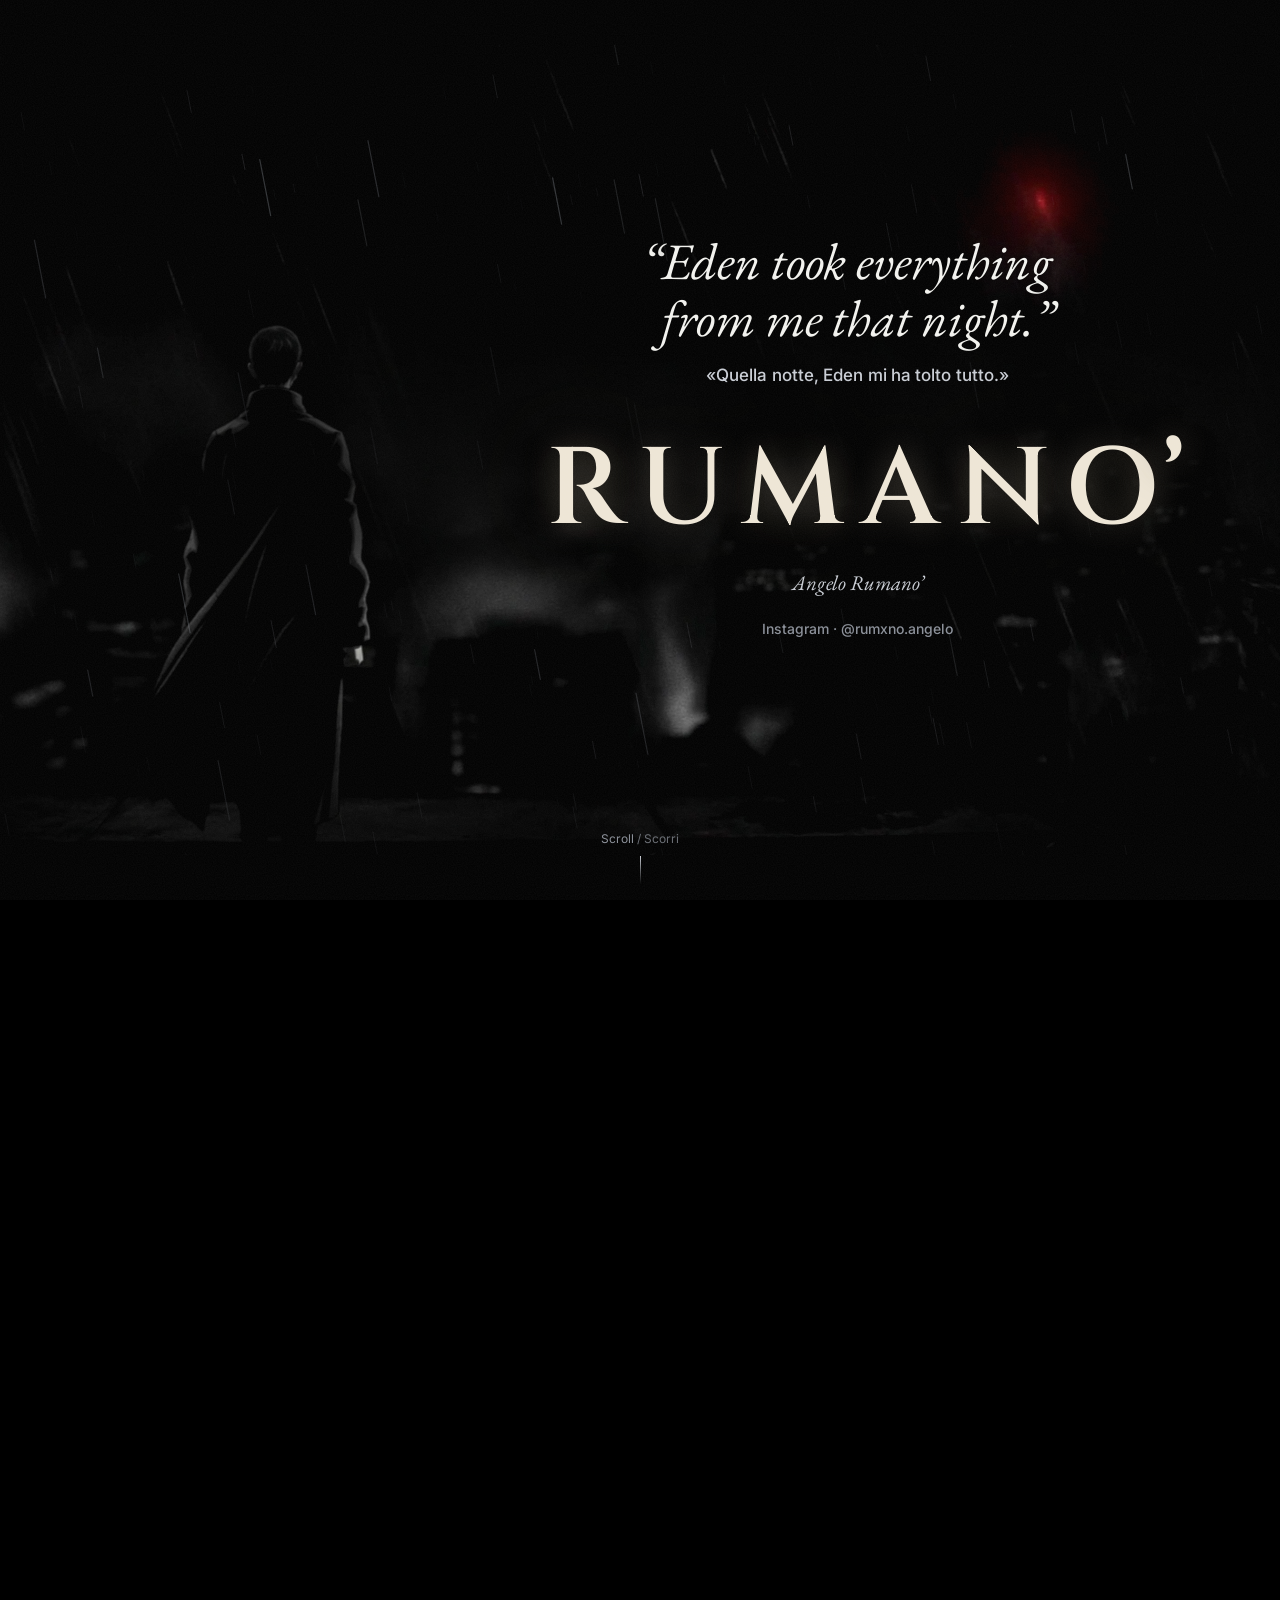
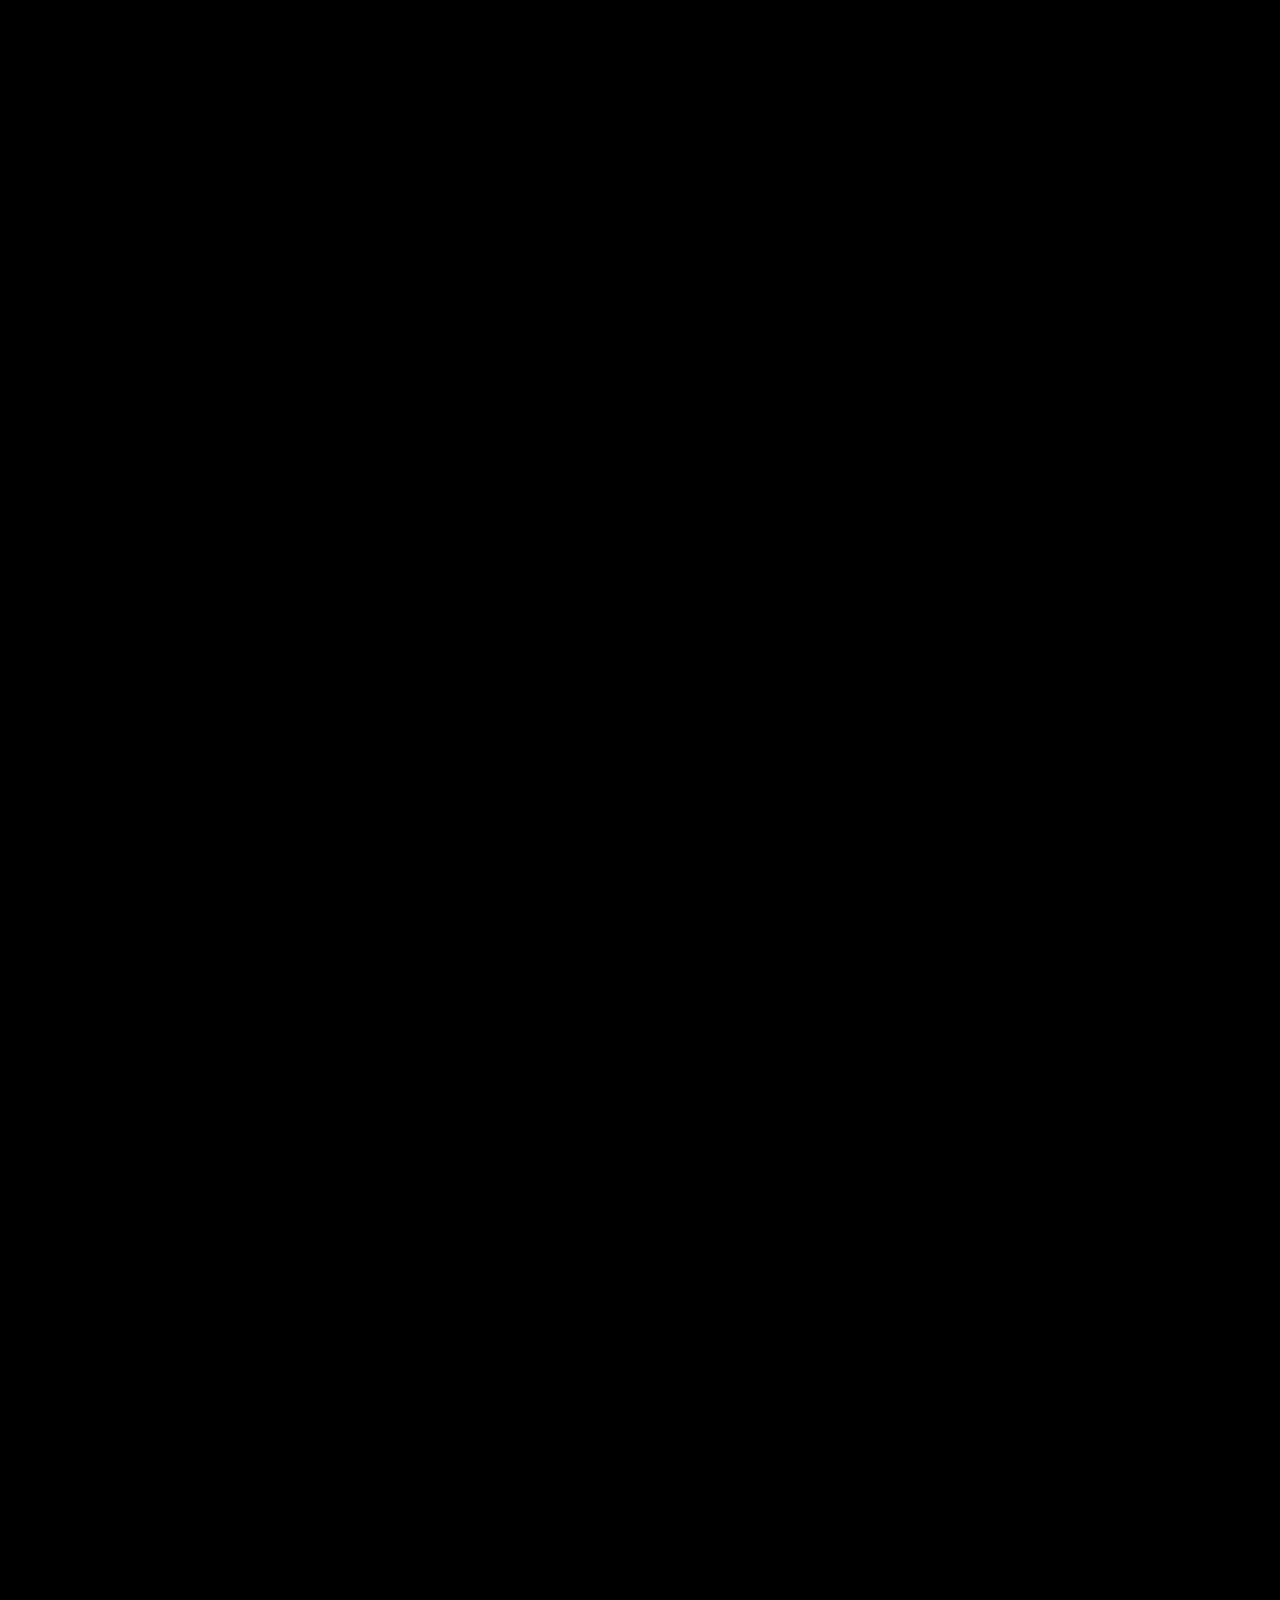
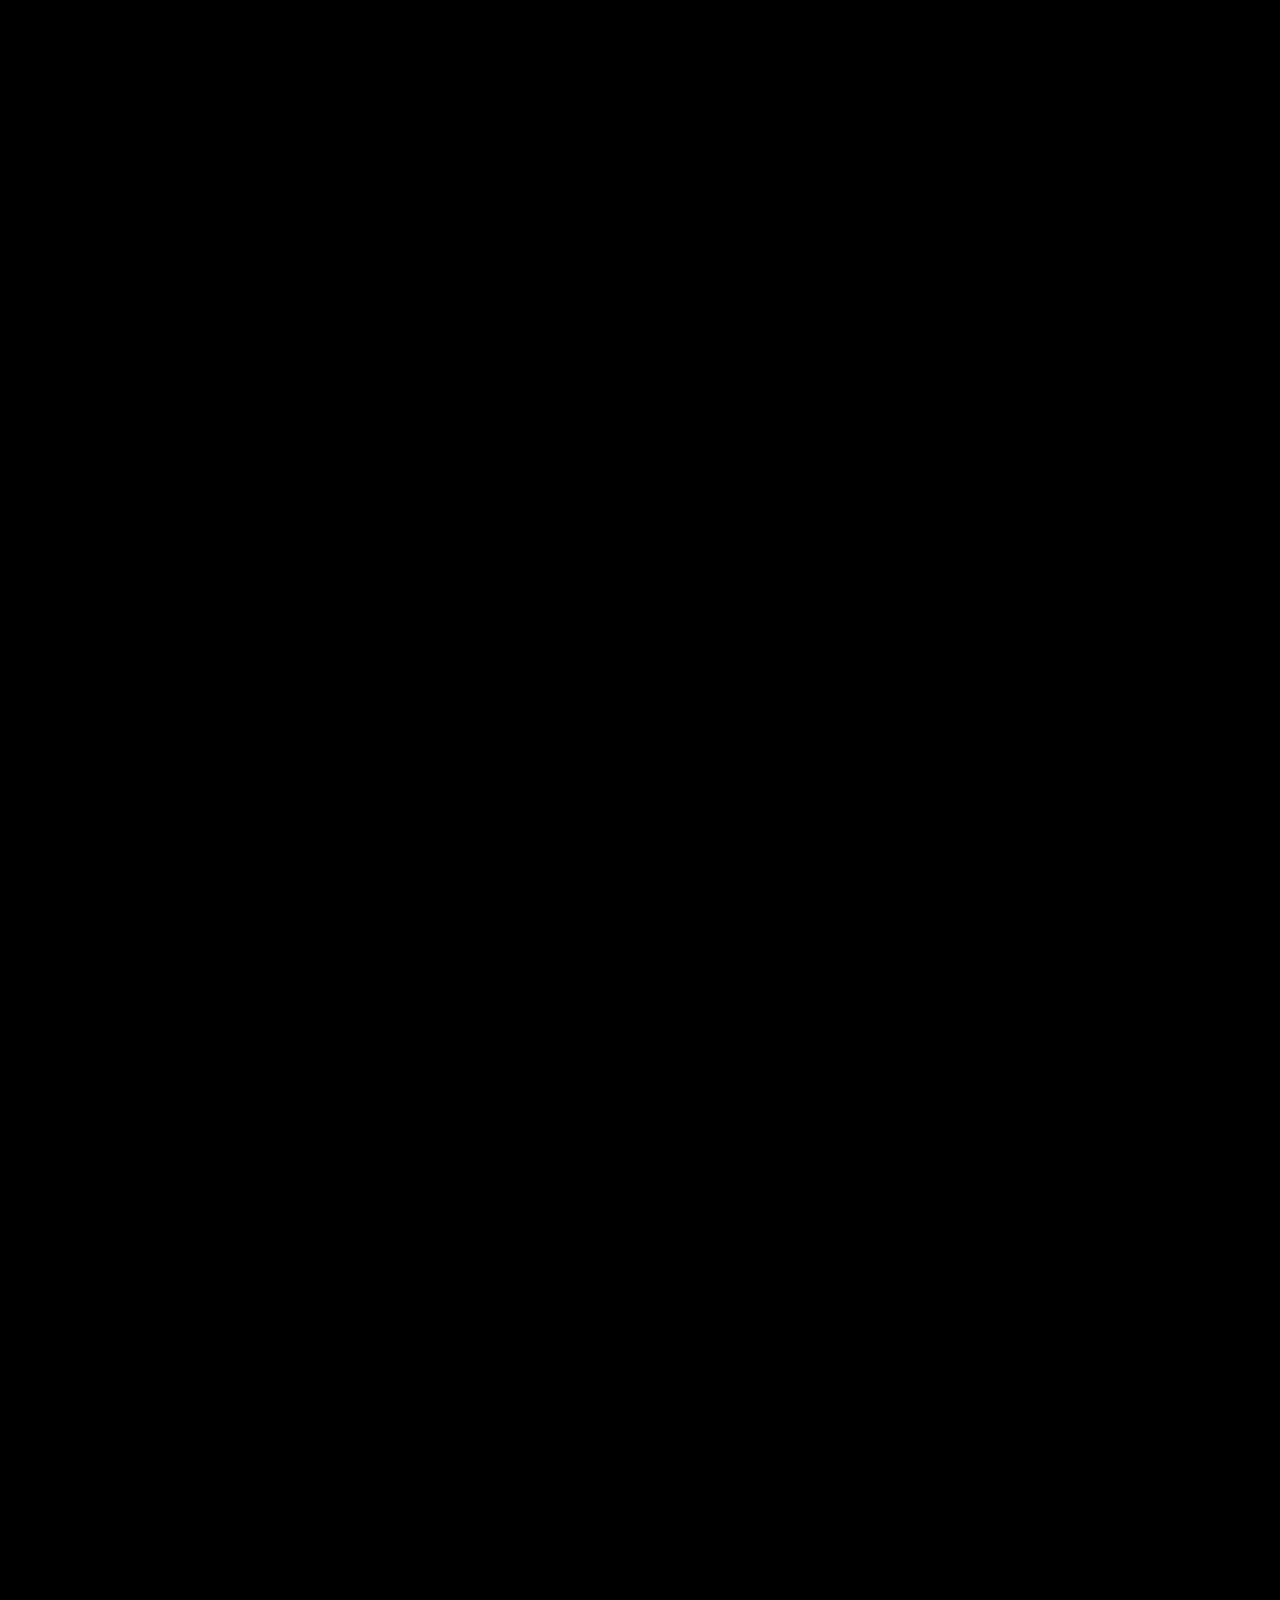
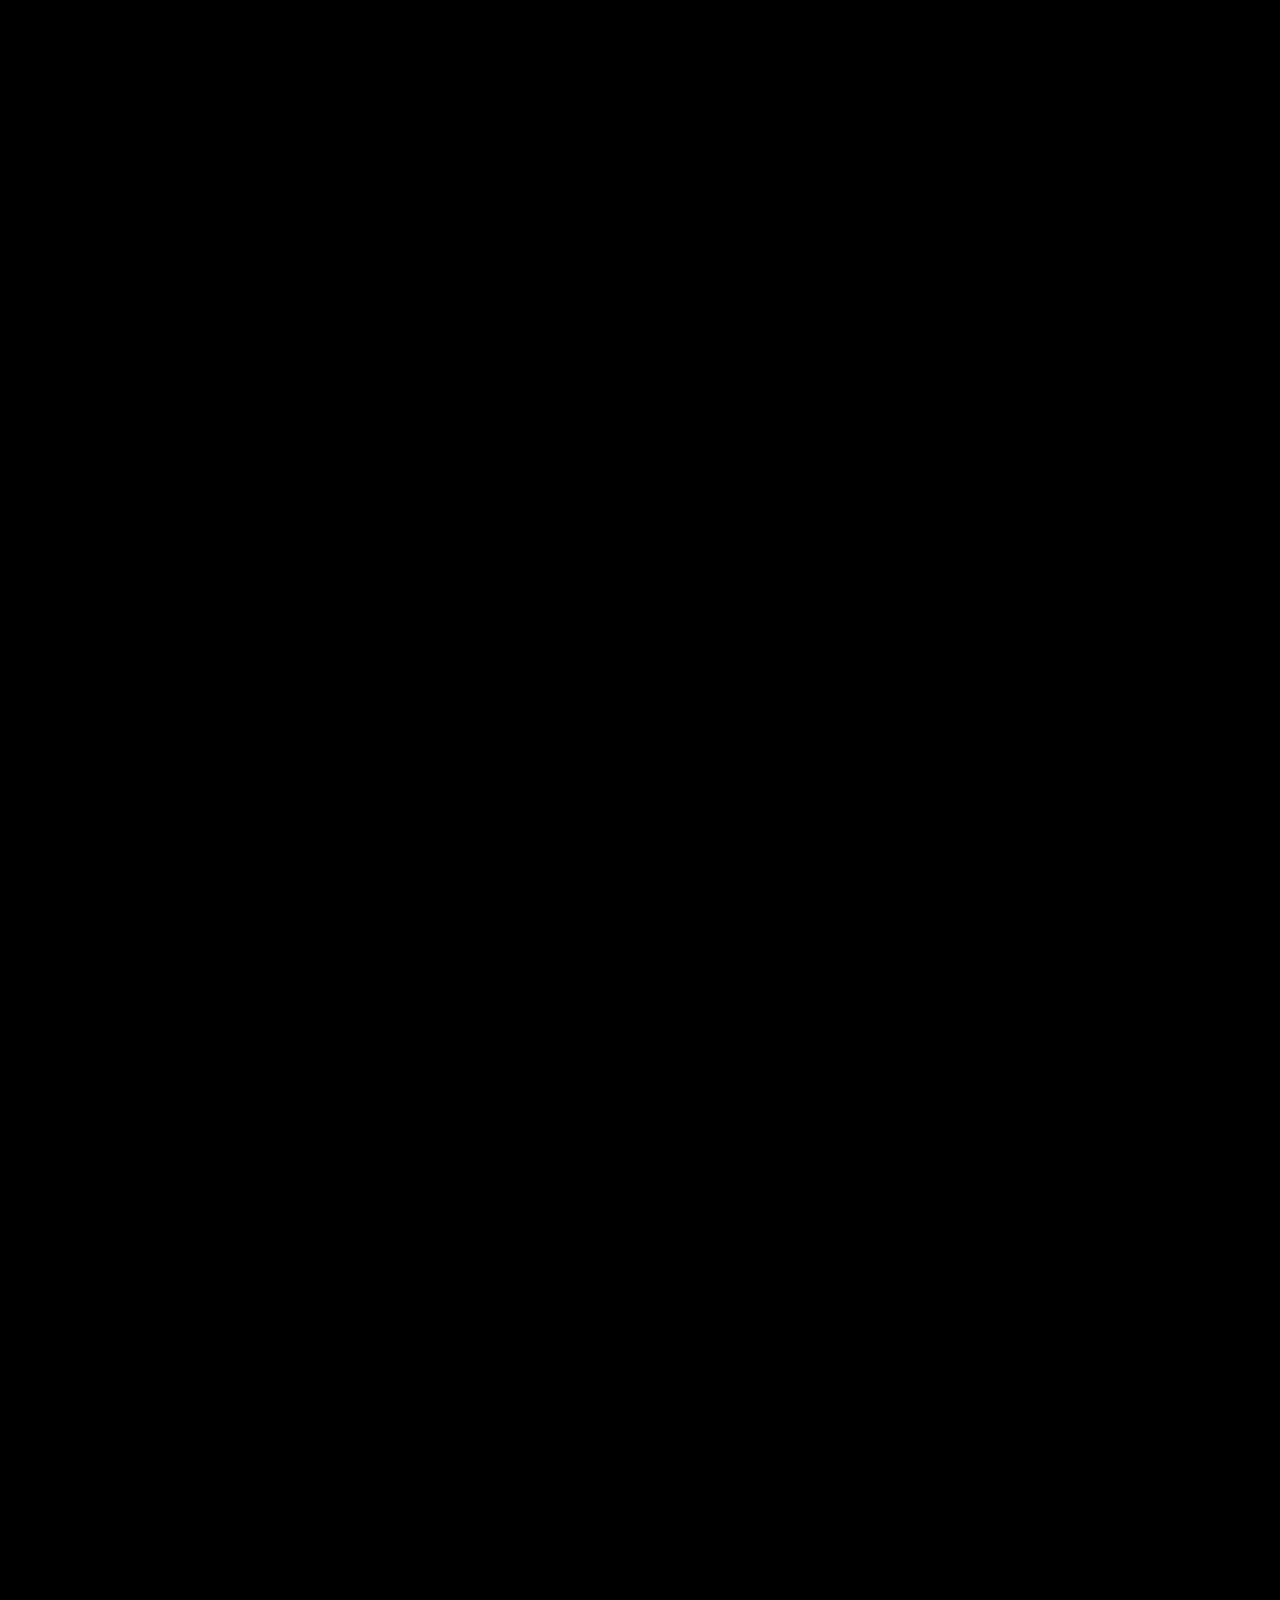
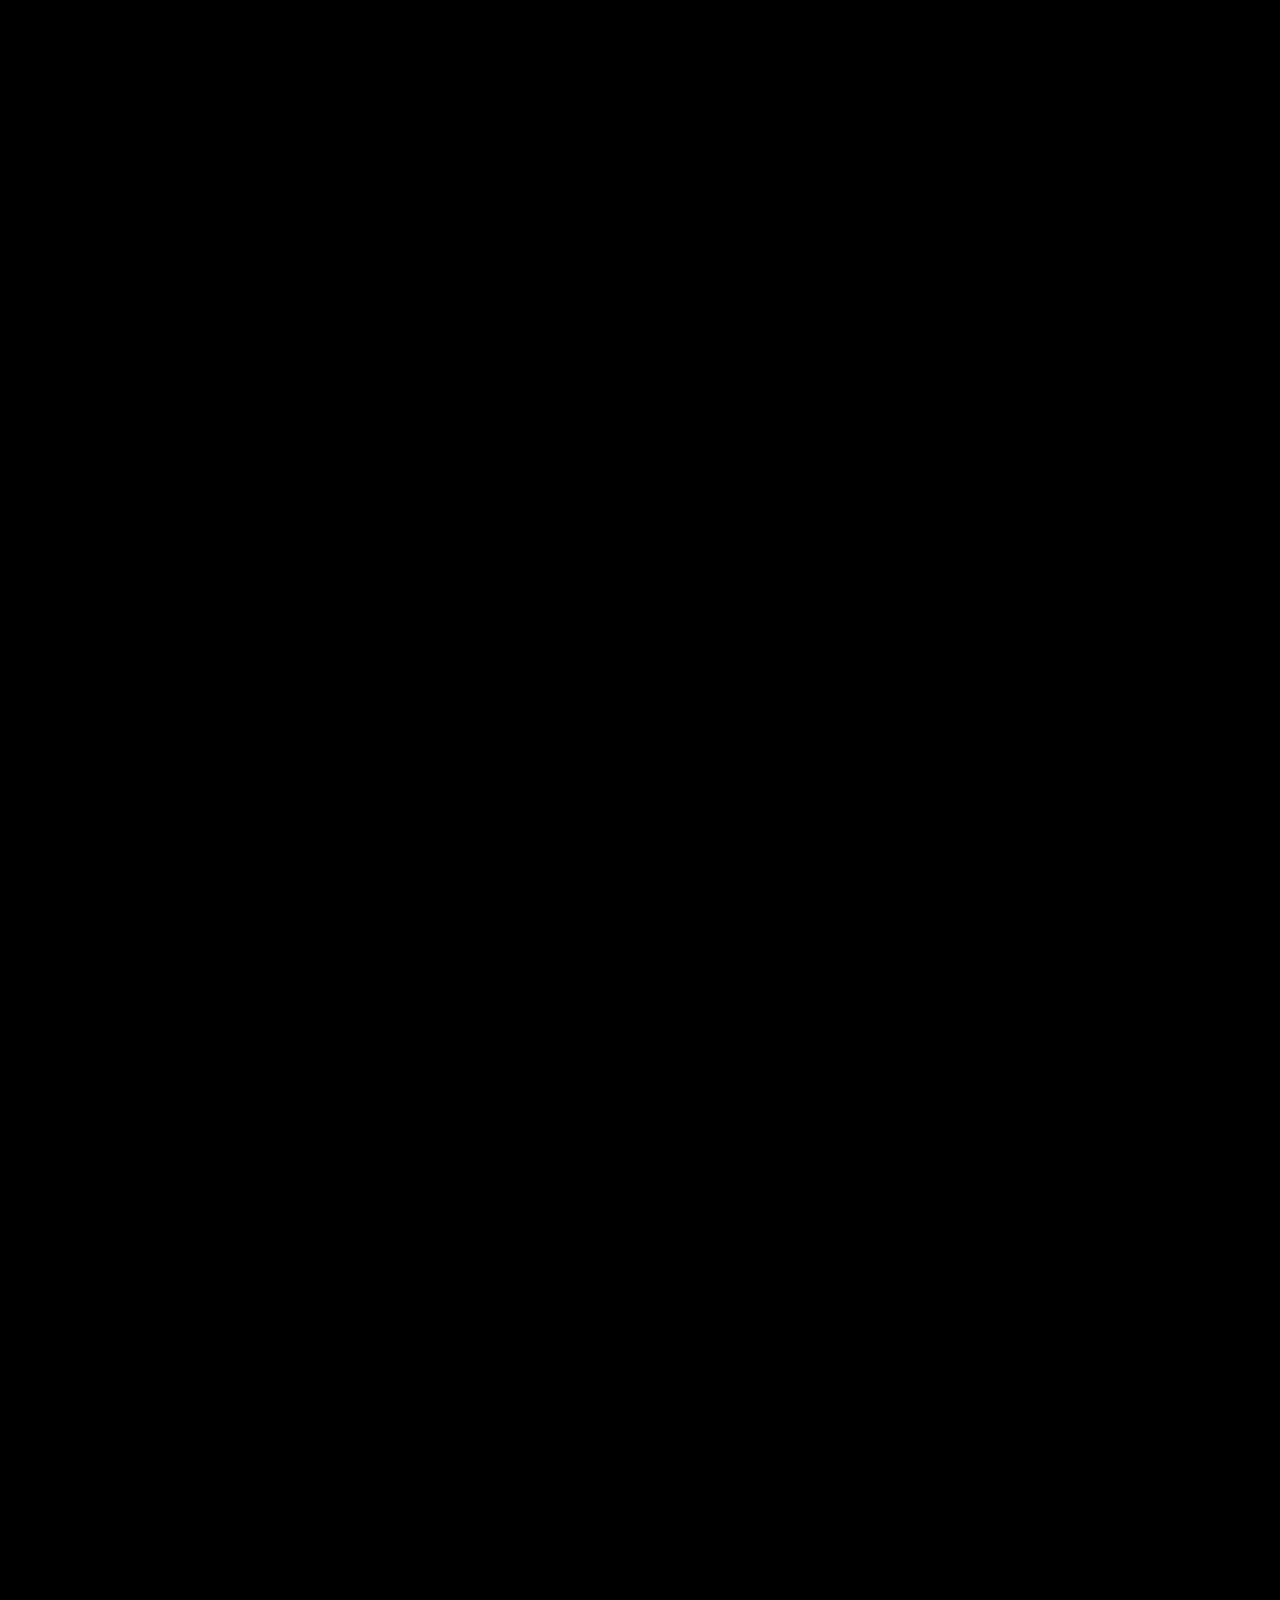
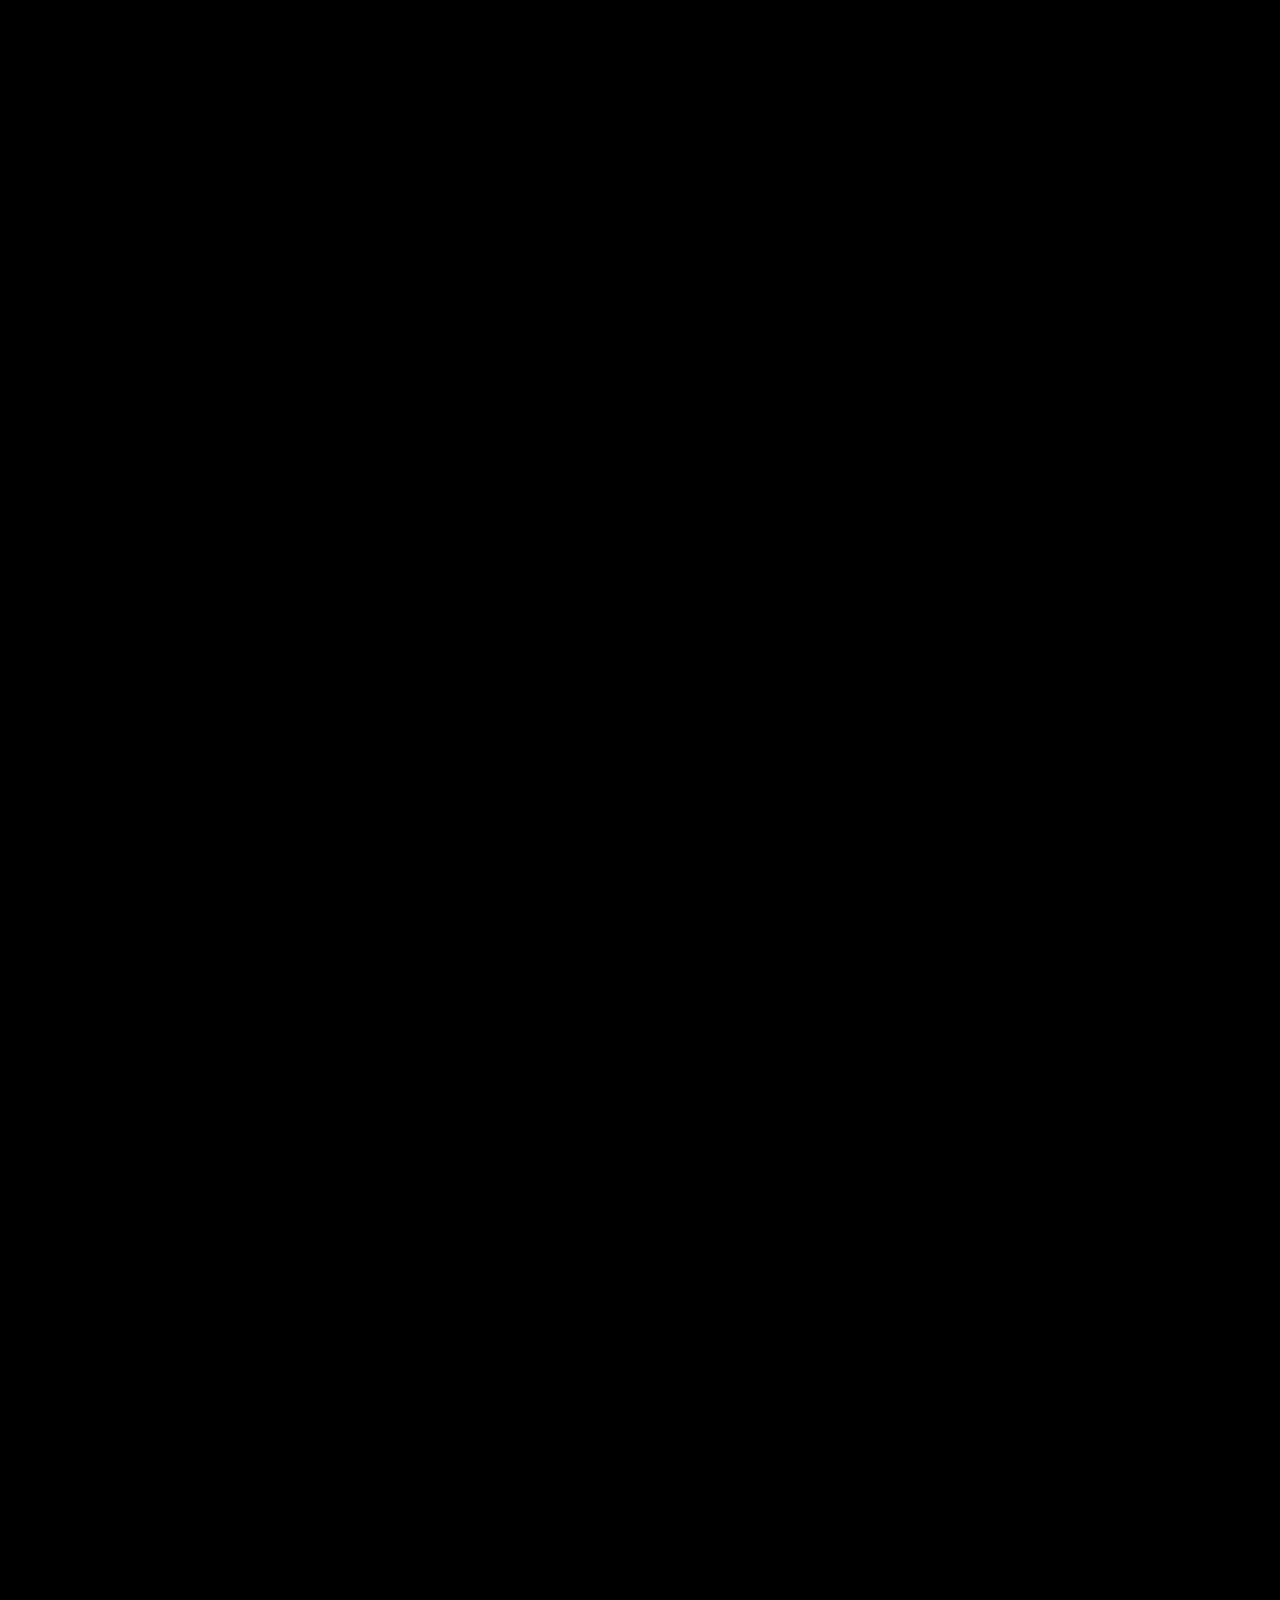
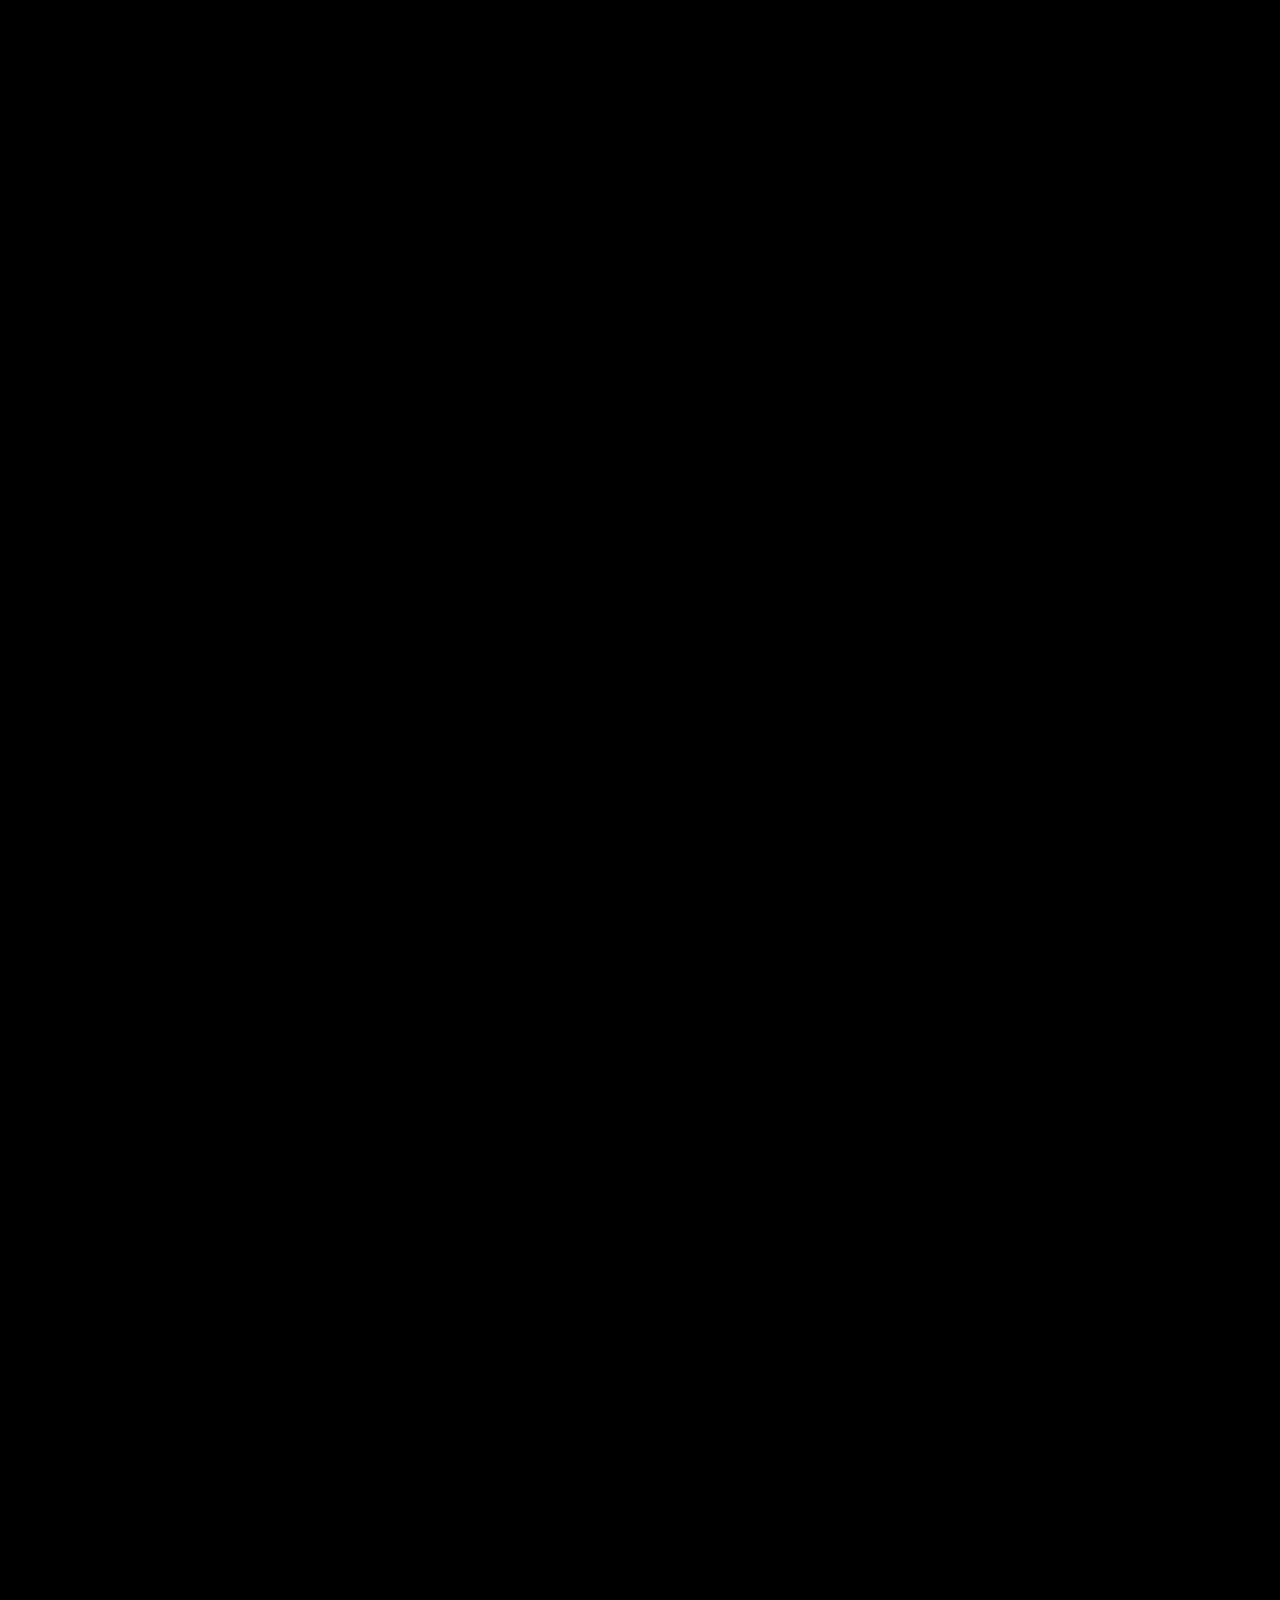
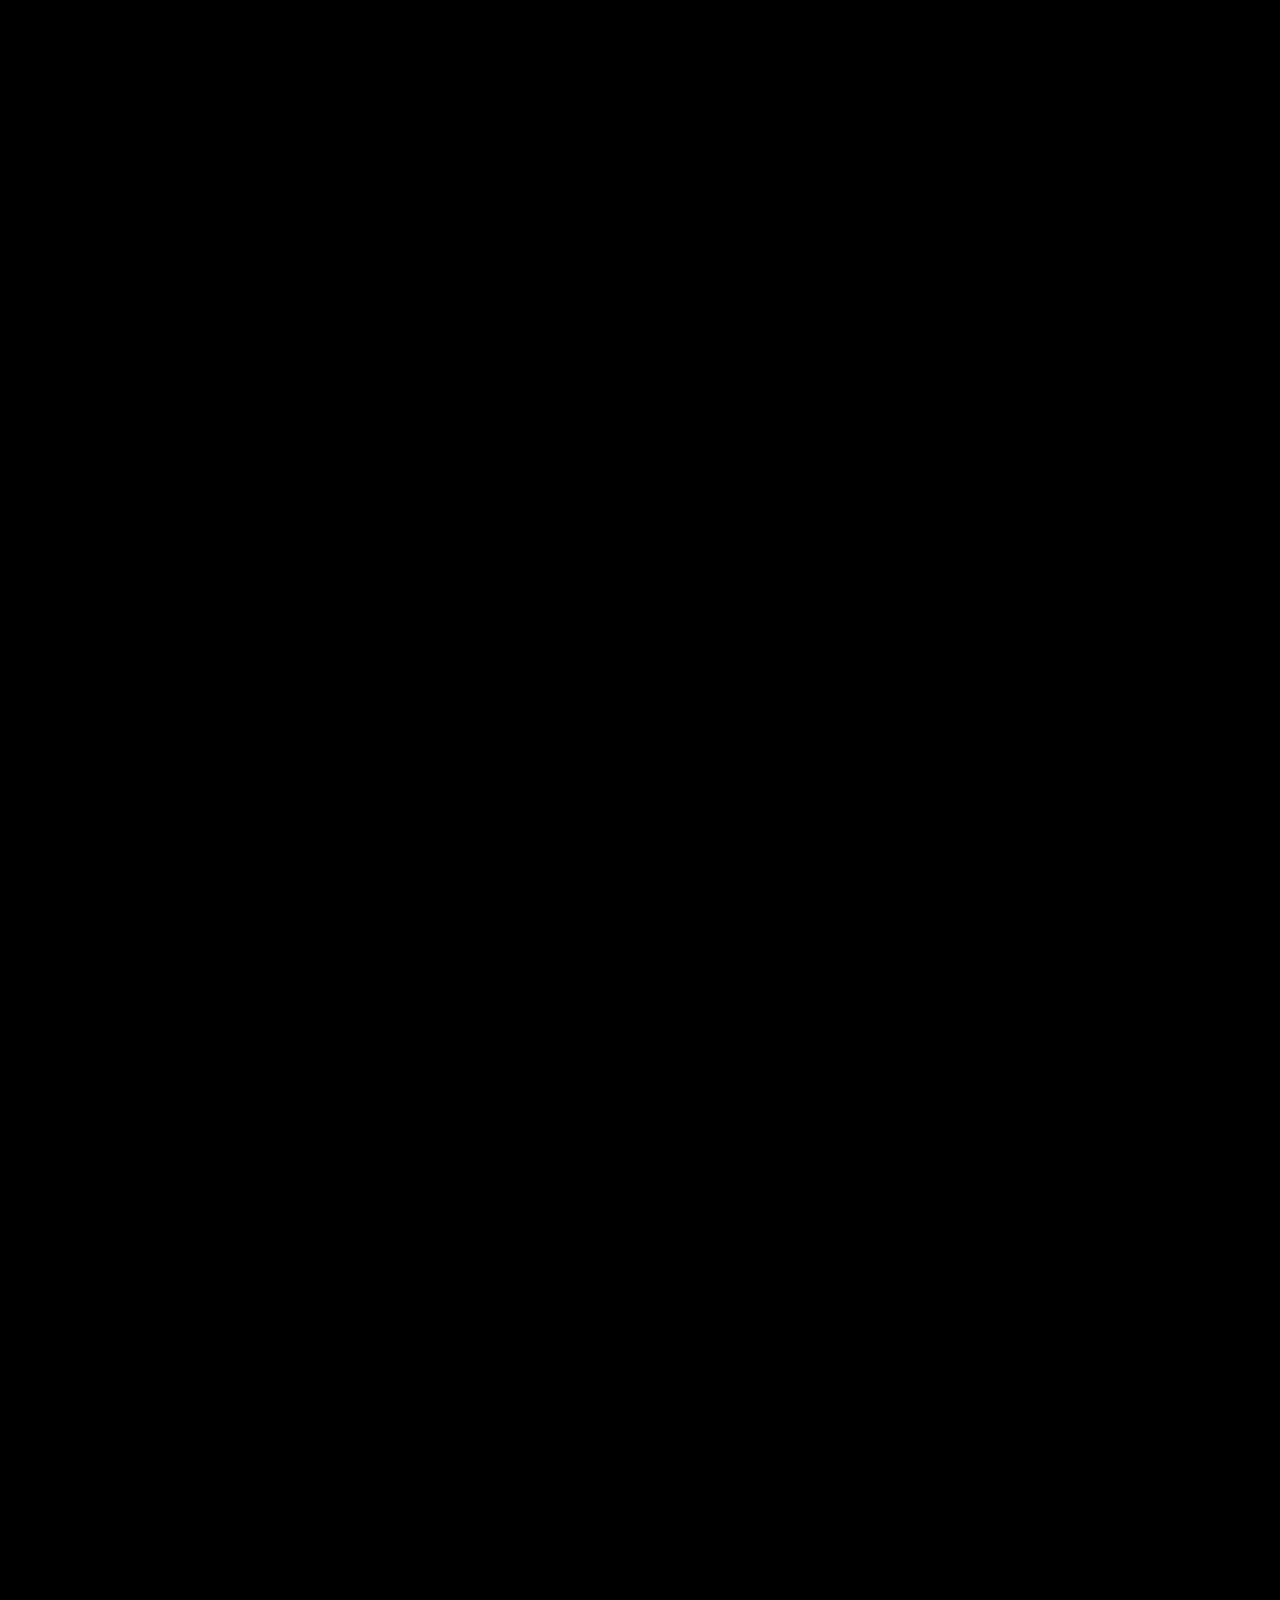
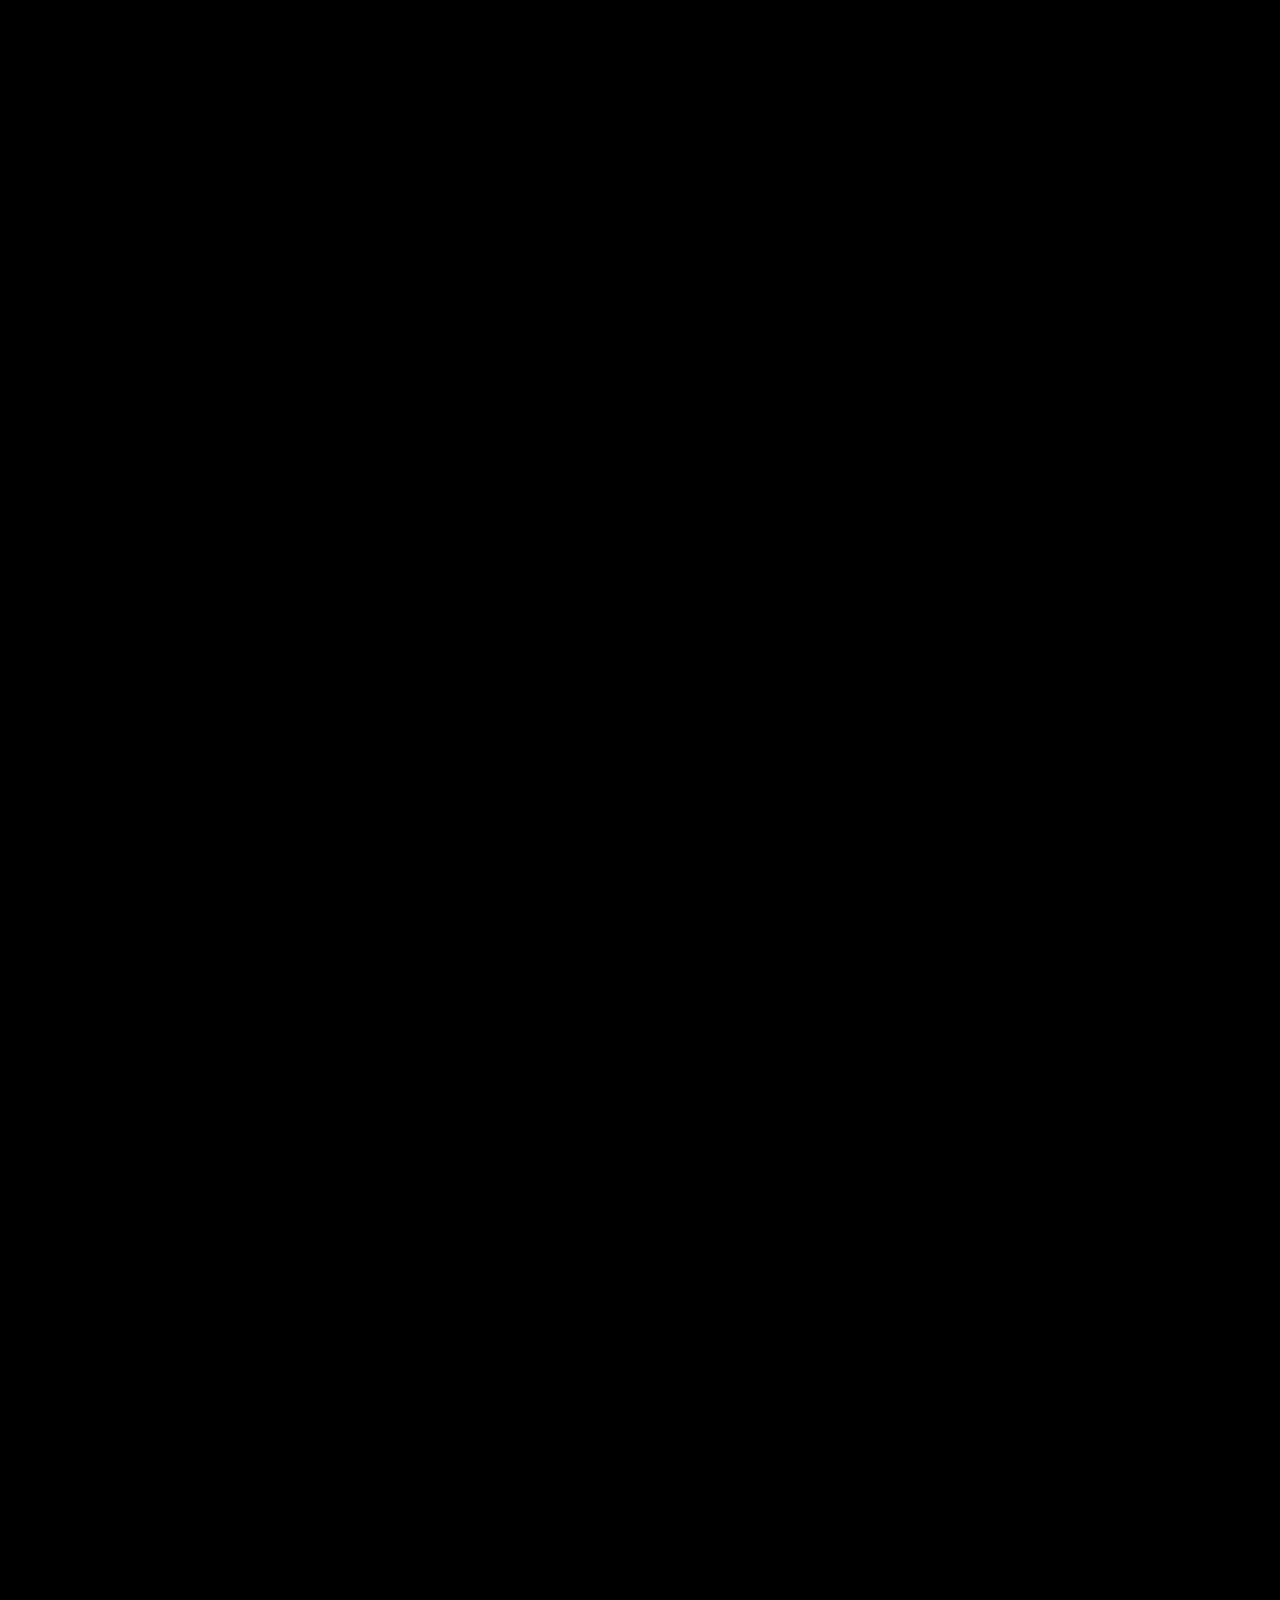
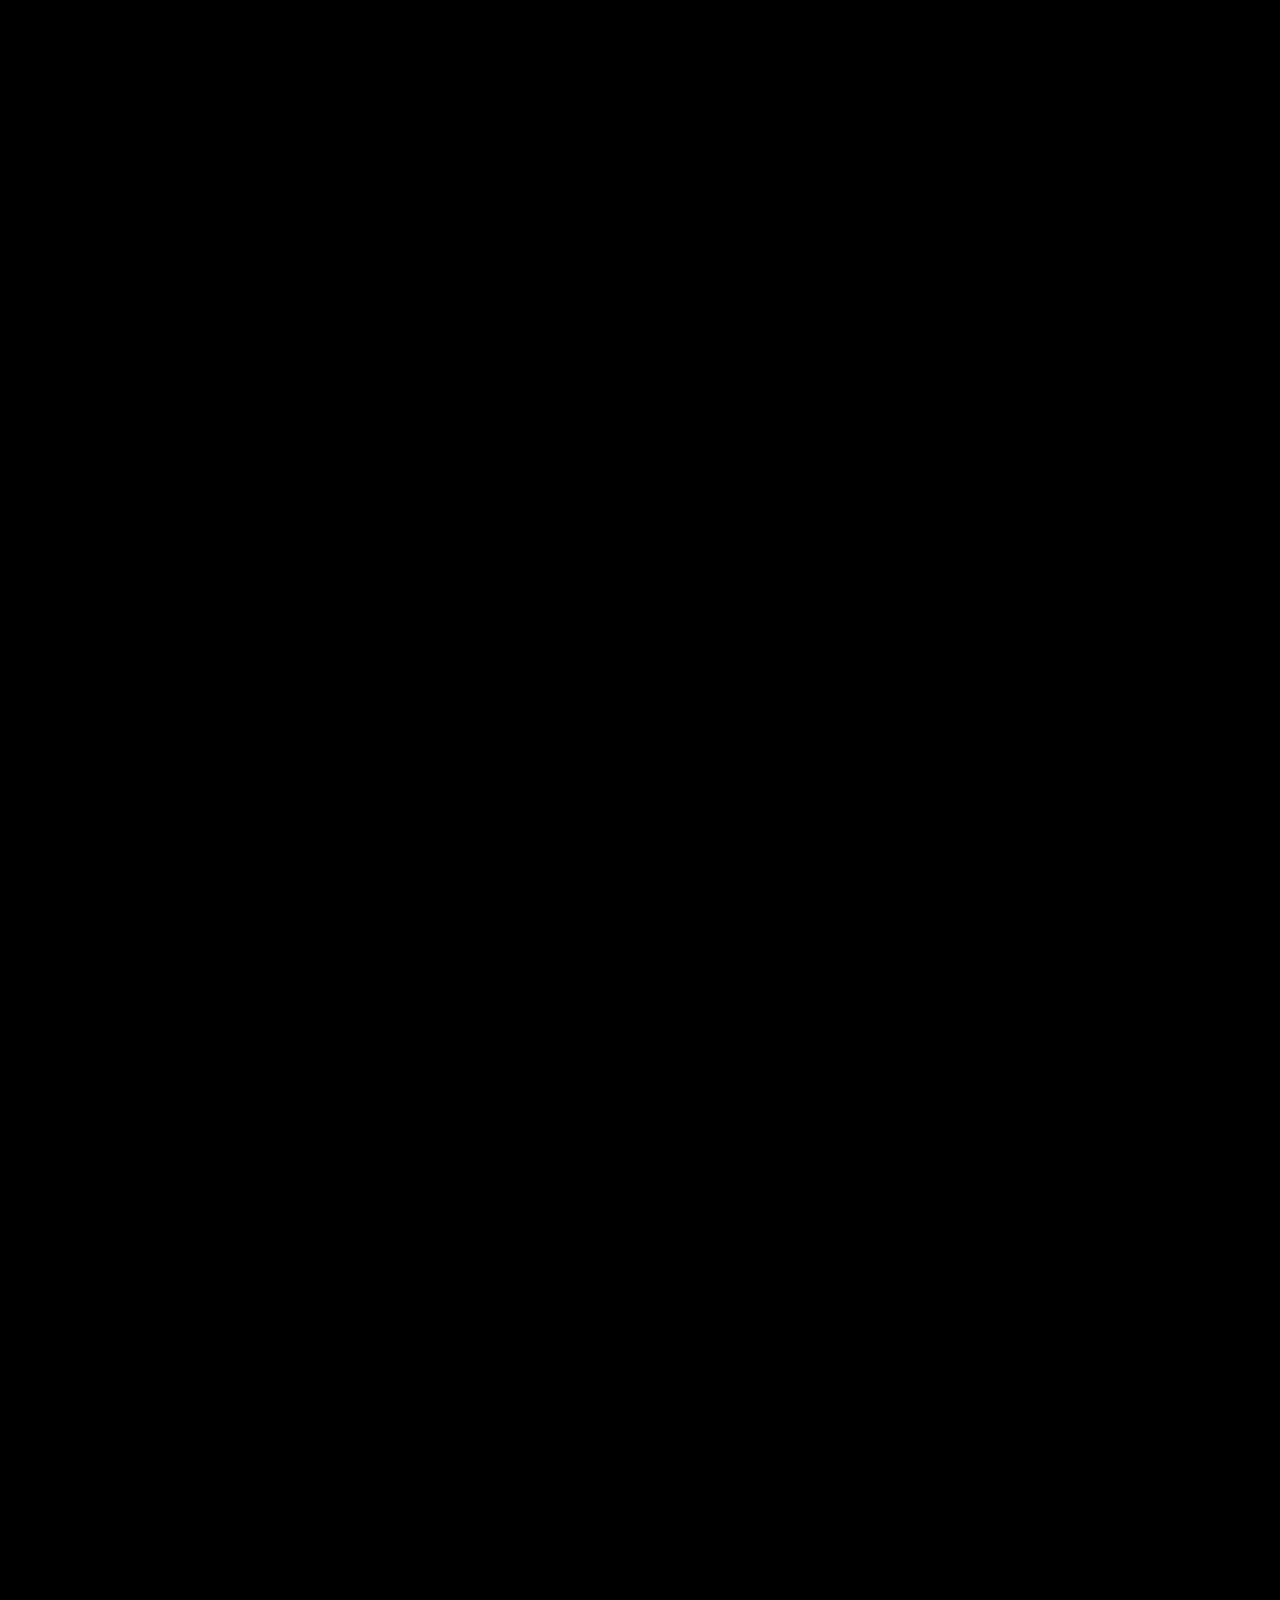
<file: index.html>
<!doctype html>
<html lang="en">
<head>
  <meta charset="utf-8">
  <meta name="viewport" content="width=device-width, initial-scale=1, viewport-fit=cover">
  <title>RUMANO’ · POINT ONE, a story by Angelo Rumano’</title>
  <meta name="description" content="POINT ONE, a story in English and Italian by Angelo Rumano’. A missing sister, an Eden android, and a message from an unknown number.">
  <meta name="author" content="Angelo Rumano’">
  <link rel="canonical" href="https://rumxno.github.io/">
  <meta name="theme-color" content="#000000">
  <meta name="color-scheme" content="dark">

  <!-- Share previews (WhatsApp, Instagram, iMessage, X, LinkedIn) -->
  <meta property="og:type" content="website">
  <meta property="og:site_name" content="RUMANO’">
  <meta property="og:title" content="POINT ONE · a story by Angelo Rumano’">
  <meta property="og:description" content="“Eden took everything from me that night.”">
  <meta property="og:url" content="https://rumxno.github.io/">
  <meta property="og:locale" content="en_GB">
  <meta property="og:locale:alternate" content="it_IT">
  <meta property="og:image" content="https://rumxno.github.io/images/social/share.jpg">
  <meta property="og:image:type" content="image/jpeg">
  <meta property="og:image:width" content="1200">
  <meta property="og:image:height" content="630">
  <meta property="og:image:alt" content="RUMANO’ over a lone figure on a rooftop, facing a dark city in the rain">
  <meta name="twitter:card" content="summary_large_image">
  <meta name="twitter:title" content="POINT ONE · a story by Angelo Rumano’">
  <meta name="twitter:description" content="“Eden took everything from me that night.”">
  <meta name="twitter:image" content="https://rumxno.github.io/images/social/share.jpg">
  <meta name="twitter:image:alt" content="RUMANO’ over a lone figure on a rooftop, facing a dark city in the rain">

  <link rel="icon" href="/favicon.ico" sizes="any">
  <link rel="apple-touch-icon" href="/apple-touch-icon.png">

  <!-- The opening picture loads first: tall on phones, wide on computers -->
  <link rel="preload" as="image" href="images/hero/hero-vertical.webp" media="(max-aspect-ratio: 1/1)" fetchpriority="high">
  <link rel="preload" as="image" href="images/hero/hero-wide.webp" media="(min-aspect-ratio: 1/1)" fetchpriority="high">
  <link rel="preconnect" href="https://fonts.googleapis.com">
  <link rel="preconnect" href="https://fonts.gstatic.com" crossorigin>
  <!-- Fonts: only the three faces the page uses -->
  <link rel="stylesheet" href="https://fonts.googleapis.com/css2?family=Cinzel:wght@600&family=EB+Garamond:ital,wght@1,400&family=Inter:wght@500&display=swap">
  <link rel="stylesheet" href="css/style.css">

  <script type="application/ld+json">
  {
    "@context": "https://schema.org",
    "@graph": [
      {
        "@type": "WebSite",
        "@id": "https://rumxno.github.io/#website",
        "url": "https://rumxno.github.io/",
        "name": "RUMANO’",
        "inLanguage": ["en", "it"],
        "author": { "@id": "https://rumxno.github.io/#person" }
      },
      {
        "@type": "Person",
        "@id": "https://rumxno.github.io/#person",
        "name": "Angelo Rumano’",
        "alternateName": ["Angelo Rumano", "RUMANO’"],
        "jobTitle": "Storyteller",
        "url": "https://rumxno.github.io/",
        "email": "mailto:angelorumani@gmail.com",
        "sameAs": ["https://www.instagram.com/rumxno.angelo/"]
      },
      {
        "@type": "ShortStory",
        "@id": "https://rumxno.github.io/#point-one",
        "name": "POINT ONE",
        "url": "https://rumxno.github.io/#point-one",
        "inLanguage": ["en", "it"],
        "author": { "@id": "https://rumxno.github.io/#person" },
        "image": "https://rumxno.github.io/images/social/share.jpg",
        "isPartOf": { "@id": "https://rumxno.github.io/#website" }
      }
    ]
  }
  </script>

  <script>
    (function (d) {
      if (!window.matchMedia("(prefers-reduced-motion: reduce)").matches) d.classList.add("js-motion");
      if (/[?&]slots\b/.test(location.search)) d.classList.add("show-slots");
      // If the scripts never arrive (very bad signal), show the words anyway.
      setTimeout(function () { if (!window.__siteReady) d.classList.remove("js-motion"); }, 4000);
    })(document.documentElement);
  </script>
</head>
<body>
  <a class="skip" href="#story">Skip to the story</a>

  <!-- ============ THE SCREEN: fixed pictures, rain and grade behind the words ============ -->
  <div class="stage" aria-hidden="true">
    <!-- IMAGE SLOT: opening. Tall picture on phones, wide picture on computers. -->
    <div class="layer hero-layer" data-slot="hero-vertical.webp / hero-wide.webp">
      <picture>
        <source media="(min-aspect-ratio: 1/1)" srcset="images/hero/hero-wide.webp" width="1920" height="1080">
        <img class="hero-still" src="images/hero/hero-vertical.webp" width="1080" height="1920"
             alt="A lone figure in a long coat faces a dark city in the rain, a red light burning on the tallest tower"
             fetchpriority="high" decoding="async">
      </picture>
      <div class="bar bar-top"></div>
      <div class="bar bar-bottom"></div>
    </div>
    <div class="layer frame-layer"><img alt="" decoding="async"></div>
    <div class="layer frame-layer"><img alt="" decoding="async"></div>
    <div class="flash"></div>
    <canvas class="rain"></canvas>
    <div class="grade"></div>
    <div class="blackout"></div>
  </div>

  <main>
    <!-- ============ OPENING ============ -->
    <header class="opening beat" id="top" data-scene="hero">
      <div class="opening-inner">
        <span class="opening-band" aria-hidden="true"></span>
        <p class="line opening-line o">
          <span class="en quote"><span class="q-open">“</span>Eden took everything from&nbsp;me that night.”</span>
          <span class="it" lang="it">«Quella notte, Eden mi ha tolto tutto.»</span>
        </p>
        <h1 class="name o">RUMANO<span class="apos">’</span></h1>
        <p class="byline o">Angelo Rumano’</p>
        <a class="opening-follow o" href="https://www.instagram.com/rumxno.angelo/" rel="noopener" target="_blank">Instagram · @rumxno.angelo</a>
      </div>
      <a class="cue o" href="#story" aria-label="Scroll to begin the story">
        <span class="cue-text">Scroll <span lang="it">/ Scorri</span></span>
        <span class="cue-line" aria-hidden="true"></span>
      </a>
    </header>

    <!-- ============ THE STORY (built from stories.js) ============ -->
    <div id="story"></div>
    <noscript><p class="line"><span class="en">Turn on JavaScript to read the story.</span></p></noscript>

    <!-- ============ WHAT COMES NEXT + WORK WITH ME ============ -->
    <section class="closing beat" data-scene="hero" data-dim="0.8" data-rain="thin" aria-label="What comes next">
      <div class="about">
        <p class="line r">
          <span class="en">POINT ONE is a story in progress.</span>
          <span class="it" lang="it">POINT ONE è una storia in lavorazione.</span>
        </p>
        <p class="line r">
          <span class="en">The first chapter is coming. Follow to read it first.</span>
          <span class="it" lang="it">Il primo capitolo sta arrivando. Seguimi per leggerlo in anteprima.</span>
        </p>
      </div>

      <!-- Readers come first: the follow button is the strongest thing here -->
      <a class="follow r" href="https://www.instagram.com/rumxno.angelo/" rel="noopener" target="_blank">
        <span class="follow-en">Follow for the next chapter</span>
        <span class="follow-it" lang="it">Seguimi per il prossimo capitolo</span>
        <span class="follow-handle">Instagram · @rumxno.angelo</span>
      </a>

      <!-- For artists and studios: quieter than the follow button -->
      <div class="collab r">
        <h2 class="collab-title">Work with me <span lang="it">Collaboriamo</span></h2>
        <ul class="collab-list">
          <li>
            <span class="collab-en">Artists: let’s build something together and take it to competitions and awards.</span>
            <span class="collab-it" lang="it">Artisti: costruiamo qualcosa insieme e portiamolo a concorsi e premi.</span>
          </li>
          <li>
            <span class="collab-en">Studios and companies: I’m looking for work as a creative director.</span>
            <span class="collab-it" lang="it">Studi e aziende: cerco lavoro come direttore creativo.</span>
          </li>
        </ul>
        <!-- The address is also written out, because a mail link doesn't open on every phone -->
        <div class="write">
          <a class="write-btn" href="mailto:angelorumani@gmail.com">Write to me <span lang="it">/ Scrivimi</span></a>
          <span class="write-addr">angelorumani@gmail.com</span>
        </div>
      </div>

      <footer class="foot">
        <a class="again" href="#top">Read it again <span lang="it">/ Rileggila</span></a>
        <p class="copyright">© 2026 Angelo Rumano’</p>
      </footer>
    </section>
  </main>

  <script src="stories.js" defer></script>
  <script src="js/animate.js" defer></script>
  <script src="js/rain.js" defer></script>
  <script src="js/site.js" defer></script>
</body>
</html>
</file>
<file: css/style.css>
/* =====================================================================
   RUMANO’ · styles
   One film: pure black, silver light, one crimson accent.
   ===================================================================== */

:root {
  --black: #000;
  --text: #f2f2ee;
  --text-it: #c9cdd4;
  --text-quiet: #8a8f98;
  --crimson: #b3242c;

  --serif: "EB Garamond", Georgia, "Times New Roman", serif;   /* the words: always italic */
  --display: "Cinzel", Georgia, serif;                         /* titles: RUMANO’ and the story title */
  --title: #eee6d6;                                            /* warm off-white, like light through film */
  --title-glow: 0 0 .3em rgba(255, 236, 205, .28), 0 0 1.2em rgba(255, 236, 205, .12);
  --sans: "Inter", system-ui, -apple-system, "Segoe UI", Roboto, sans-serif;

  --measure: 32rem;
  /* side margin, kept clear of the notch when a phone is turned sideways */
  --gutter: max(clamp(1.5rem, 7vw, 3rem), env(safe-area-inset-left, 0px), env(safe-area-inset-right, 0px));
  --safe-top: env(safe-area-inset-top, 0px);
  --safe-bottom: env(safe-area-inset-bottom, 0px);
}

*, *::before, *::after { box-sizing: border-box; }

html {
  background: var(--black);
  color: var(--text);
  -webkit-text-size-adjust: 100%;
  text-size-adjust: 100%;
  /* no grey box flashing over links on tap; each link has its own :active instead */
  -webkit-tap-highlight-color: transparent;
}
@media (prefers-reduced-motion: no-preference) {
  html { scroll-behavior: smooth; }
}
body {
  margin: 0;
  background: var(--black);
  font-family: var(--serif);
  line-height: 1.5;
  -webkit-font-smoothing: antialiased;
  overflow-x: hidden;
}

/* Film grain over everything: one static texture, costs nothing while scrolling */
body::after {
  content: "";
  position: fixed; inset: 0; z-index: 50;
  pointer-events: none;
  opacity: .09;
  background-image: url("data:image/svg+xml,%3Csvg xmlns='http://www.w3.org/2000/svg' width='160' height='160'%3E%3Cfilter id='n'%3E%3CfeTurbulence type='fractalNoise' baseFrequency='.9' numOctaves='2' stitchTiles='stitch'/%3E%3CfeColorMatrix values='0 0 0 0 1 0 0 0 0 1 0 0 0 0 1 0 0 0 .55 0'/%3E%3C/filter%3E%3Crect width='100%25' height='100%25' filter='url(%23n)'/%3E%3C/svg%3E");
}

a { color: inherit; text-decoration: none; touch-action: manipulation; }
a:focus-visible { outline: 1px solid var(--text); outline-offset: 6px; }
img { display: block; }
.visually-hidden { position: absolute; width: 1px; height: 1px; overflow: hidden; clip: rect(0 0 0 0); white-space: nowrap; }

.skip {
  position: absolute; left: 1rem; top: -4rem; z-index: 60;
  padding: .85rem 1rem; background: var(--text); color: var(--black);
  font: .875rem var(--sans);
}
.skip:focus { top: calc(1rem + var(--safe-top)); }

/* ---------------------------------------------------------------------
   The screen behind the words
   --------------------------------------------------------------------- */
.stage {
  position: fixed; inset: 0; z-index: 0;
  overflow: hidden;
  background: var(--black);
  pointer-events: none;
}
.layer { position: absolute; inset: 0; opacity: 0; }
.hero-layer { opacity: 1; }
.layer img {
  position: absolute; inset: 0;
  width: 100%; height: 100%;
  object-fit: cover;
  transform-origin: 50% 55%;
  will-change: transform;
}
.hero-layer .hero-still { object-position: 50% 30%; transform-origin: 50% 20%; }

/* Grade: one film. Desaturate and darken every frame the same way. */
/* (frames can be brightened one by one with "exposure" in stories.js) */
.layer img { filter: saturate(.85) contrast(1.08) brightness(.9); }
/* The opening is the richest screen: brighter, with the city lit */
.hero-layer img { filter: saturate(.9) contrast(1.1) brightness(1.12); }

.flash {
  position: absolute; inset: 0; opacity: 0;
  background: radial-gradient(ellipse 120% 70% at 55% 10%, rgba(225,232,245,.9), rgba(225,232,245,.15) 60%, transparent 85%);
  mix-blend-mode: screen;
}
.rain { position: absolute; inset: 0; width: 100%; height: 100%; }

/* Strong vignette, plus a soft darkening behind the words in the middle */
.grade {
  position: absolute; inset: 0;
  background:
    radial-gradient(ellipse 90% 28% at 50% 50%, rgba(0,0,0,.66), rgba(0,0,0,.3) 55%, transparent 100%),
    radial-gradient(ellipse 95% 85% at 50% 48%, transparent 45%, rgba(0,0,0,.82) 100%),
    linear-gradient(to bottom, rgba(0,0,0,.3), transparent 18%, transparent 72%, rgba(0,0,0,.6));
}
.blackout { position: absolute; inset: 0; background: var(--black); opacity: 1; }
html:not(.js-motion) .blackout { opacity: 0; }

/* The soft bands behind the words are wider than the screen on purpose; "clip" trims
   them without stopping the cliffhanger from staying pinned (hidden would) */
main { position: relative; z-index: 1; overflow-x: clip; }

/* ---------------------------------------------------------------------
   Lines: English in white serif, Italian beneath in small grey sans
   --------------------------------------------------------------------- */
.line {
  margin: 0 auto;
  max-width: var(--measure);
  padding: 0 var(--gutter);
  text-align: center;
  text-shadow: 0 1px 20px rgba(0,0,0,.9), 0 0 3px rgba(0,0,0,.85);
  position: relative;
  isolation: isolate;
  /* a word too long for the screen breaks instead of running off it; normal words never do.
     ("anywhere", not "break-word": the line is centred at its own width, which must be allowed to shrink) */
  overflow-wrap: anywhere;
}
/* A soft dark band behind each line, so it reads on bright fog and fire */
.line .band {
  position: absolute; z-index: -1;
  left: 50%; top: 50%;
  width: 150vw; height: calc(100% + 7rem);
  transform: translate(-50%, -50%);
  background: radial-gradient(closest-side, rgba(0,0,0,.72), rgba(0,0,0,.45) 55%, transparent);
  pointer-events: none;
}
.js-motion .line.r .band { opacity: 0; }
.line .en {
  display: block;
  font-style: italic;
  font-weight: 400;
  font-size: clamp(1.75rem, 7.4vw, 2.6rem);
  line-height: 1.12;
  letter-spacing: 0;
  color: var(--text);
  text-wrap: balance;
  transition: text-shadow .5s ease;
}
.line .it {
  display: block;
  margin-top: .8em;
  font-family: var(--sans);
  font-weight: 500;
  font-size: 1rem;
  line-height: 1.45;
  letter-spacing: .005em;
  color: var(--text-it);
  text-wrap: balance;
}

/* Lightning briefly lights the words */
.lit .line .en { text-shadow: 0 0 18px rgba(235,240,255,.55), 0 1px 24px rgba(0,0,0,.85); }
.lit .name { text-shadow: 0 0 .3em rgba(255, 240, 220, .5), 0 0 1.2em rgba(255, 236, 205, .22), 0 2px 40px rgba(0,0,0,.85); }

/* ---------------------------------------------------------------------
   Opening
   --------------------------------------------------------------------- */
.opening {
  position: relative;
  min-height: 100vh;
  min-height: 100svh;
  display: grid;
  place-items: center;
}
/* Letterbox bars: part of the fixed opening picture, so they always hug the screen edges */
.bar { position: absolute; left: 0; right: 0; height: 5vh; background: var(--black); z-index: 1; }
.bar-top { top: 0; }
.bar-bottom { bottom: 0; }

.opening-inner { position: relative; isolation: isolate; padding: calc(12svh + var(--safe-top)) 0 4svh; text-align: center; }
.opening-band {
  position: absolute; z-index: -1; left: 50%; top: 55%;
  width: 160vw; height: 75%;
  transform: translate(-50%, -50%);
  background: radial-gradient(closest-side, rgba(0,0,0,.7), rgba(0,0,0,.4) 60%, transparent);
}
.js-motion .opening-band { opacity: 0; }
.opening-line .en { font-style: italic; font-weight: 400; }
.name {
  margin: 3rem 0 0;
  font-family: var(--display);
  font-weight: 600;
  /* RUMANO’ is about 6em wide with its tracking: never wider than the screen, even with large text on */
  font-size: min(clamp(2.5rem, 11.5vw, 6.5rem), calc((100vw - 2 * var(--gutter)) / 6));
  line-height: 1;
  letter-spacing: .16em;
  padding-left: .16em;
  color: var(--title);
  /* integrated title: soft warm light behind the letters, dark falloff for legibility */
  text-shadow: var(--title-glow), 0 2px 40px rgba(0,0,0,.85);
  transition: text-shadow .5s ease;
}
.name .apos { margin-left: -.14em; letter-spacing: 0; }
.byline {
  margin: 1.4rem 0 0;
  font-size: clamp(1.05rem, 4vw, 1.3rem);
  font-style: italic;
  font-weight: 400;
  color: var(--text-it);
}
/* A quiet way to follow, for anyone in a hurry */
.opening-follow {
  display: inline-flex; align-items: center;
  min-height: 44px; margin-top: .5rem; padding: 0 .9rem;
  font: 500 .875rem var(--sans);
  color: var(--text-quiet);
  text-shadow: 0 1px 12px rgba(0,0,0,.95), 0 0 3px rgba(0,0,0,.9);
  transition: color .2s ease, transform .16s ease-out;
}
.opening-follow:active { transform: scale(.97); }
@media (hover: hover) and (pointer: fine) {
  .opening-follow:hover { color: var(--text-it); }
}

/* Scroll cue sits inside the bottom letterbox bar, clear of the picture */
.cue {
  position: fixed;
  left: 50%;
  bottom: calc(.5rem + var(--safe-bottom));
  transform: translateX(-50%);
  z-index: 2;
  display: flex; flex-direction: column; align-items: center;
  min-width: 44px; padding: .5rem;
  -webkit-user-select: none; user-select: none;
  transition: transform .16s ease-out;
  font: .75rem var(--sans);
  color: var(--text-quiet);
}
.cue:active { transform: translateX(-50%) scale(.97); }
.cue-text span { opacity: .75; }
.cue-line {
  width: 1px; height: 1.75rem; margin-top: .6rem;
  background: linear-gradient(to bottom, var(--text-it), transparent);
  transform-origin: top;
}
@media (prefers-reduced-motion: no-preference) {
  .cue-line { animation: cue 2.8s cubic-bezier(.65,0,.35,1) infinite; }
}
@keyframes cue {
  0%   { transform: scaleY(0); opacity: 1; }
  55%  { transform: scaleY(1); opacity: 1; }
  100% { transform: scaleY(1); opacity: 0; }
}

/* ---------------------------------------------------------------------
   The story: one line per screen
   --------------------------------------------------------------------- */
.beat {
  min-height: 85vh;
  min-height: 85svh;
  display: grid;
  place-items: center;
}
.story-title {
  margin: 0;
  text-align: center;
  font-family: var(--display);
  font-weight: 600;
  /* --chars (set by site.js) is the longest word: a long one shrinks to fit the screen.
     Each letter, with its tracking, is about 1em wide. */
  font-size: min(clamp(2.6rem, 12vw, 6rem), calc((100vw - 2 * var(--gutter)) / (var(--chars, 5) + .6)));
  line-height: 1.1;
  letter-spacing: .22em;
  padding: 0 var(--gutter) 0 calc(var(--gutter) + .22em);
  overflow-wrap: anywhere;
  text-wrap: balance;
  text-transform: uppercase;
  color: var(--title);
  text-shadow: var(--title-glow), 0 2px 40px rgba(0,0,0,.85);
}
.title-card { min-height: 100vh; min-height: 100svh; }
.title-block { display: grid; justify-items: center; }
.story-subtitle {
  margin: 1rem 0 0;
  padding: 0 var(--gutter);
  text-align: center;
  font-style: italic;
  font-size: clamp(1.15rem, 4.6vw, 1.45rem);
  color: var(--text-it);
  text-shadow: 0 1px 20px rgba(0,0,0,.9);
}

/* The cliffhanger that ends the story: italic, slower, and held on screen longer.
   It stays pinned a little above the middle while you scroll, so it is still
   there when the ending begins. */
.beat.hook-beat { display: block; min-height: 170vh; min-height: 170svh; padding-top: 30vh; padding-top: 30svh; }
.hook-beat .line { position: sticky; top: 30vh; top: 30svh; }
.line.hook .en { font-style: italic; font-weight: 400; font-size: clamp(1.95rem, 8.4vw, 3.2rem); }

/* ---------------------------------------------------------------------
   What comes next + work with me (over a faint last frame)
   --------------------------------------------------------------------- */
.closing {
  min-height: 100vh;
  min-height: 100svh;
  align-content: center;
  gap: 3.5rem;
  padding: 3.5rem 0 calc(3rem + var(--safe-bottom));
}
.about .line + .line { margin-top: 2rem; }
.about .line .en { font-size: clamp(1.3rem, 5.4vw, 1.8rem); }

/* The follow button: the one thing every reader should find */
.follow {
  display: inline-grid;
  justify-items: center;
  gap: .2rem;
  max-width: calc(100% - 2 * var(--gutter));
  min-height: 56px;
  padding: 1rem 1.9rem;
  border-radius: 999px;
  background: var(--title);
  color: #111214;
  text-align: center;
  font-family: var(--sans);
  font-weight: 500;
  -webkit-user-select: none; user-select: none;
  transition: background-color .2s ease;
}
.follow-en { font-size: 1.0625rem; line-height: 1.3; }
.follow-it { font-size: .9375rem; line-height: 1.3; color: #3c3f45; }
.follow-handle { margin-top: .25rem; font-size: .75rem; color: #5b5f66; }
.follow:focus-visible { outline: 2px solid var(--text); outline-offset: 4px; }
/* The reveal animation moves the whole button, so the press goes on its words */
.follow > span { transition: transform .16s ease-out; }
.follow:active > span { transform: scale(.97); }
@media (hover: hover) and (pointer: fine) {
  .follow:hover { background: #fff8ec; }
}

/* Work with me: quieter than the follow button */
.collab {
  max-width: 34rem;
  padding: 0 var(--gutter);
  text-align: center;
}
.collab-title {
  margin: 0 0 1.25rem;
  font-family: var(--display);
  font-weight: 600;
  font-size: 1rem;
  letter-spacing: .16em;
  padding-left: .16em;
  text-transform: uppercase;
  color: var(--title);
}
/* the Italian on its own line, smaller, like the other bilingual headings */
.collab-title span {
  display: block;
  margin-top: .35rem;
  padding: 0;
  font: italic 400 1.05rem var(--serif);
  letter-spacing: 0;
  text-transform: none;
  color: var(--text-it);
}
.collab-list { list-style: none; margin: 0 0 1.75rem; padding: 0; display: grid; gap: 1.25rem; }
.collab-en { display: block; font-style: italic; font-size: 1.2rem; line-height: 1.3; color: var(--text); text-wrap: balance; }
.collab-it { display: block; margin-top: .35rem; font: 500 1rem/1.45 var(--sans); color: var(--text-it); text-wrap: balance; }
.write { display: flex; flex-wrap: wrap; justify-content: center; align-items: center; gap: .75rem 1rem; }
.write-btn {
  display: inline-flex; align-items: center;
  min-height: 44px; padding: 0 1.25rem;
  border: 1px solid rgba(242, 242, 238, .35);
  border-radius: 999px;
  font: 500 .9375rem var(--sans);
  color: var(--text);
  -webkit-user-select: none; user-select: none;
  transition: border-color .2s ease, transform .16s ease-out;
}
.write-btn span { margin-left: .3em; color: var(--text-it); }
.write-btn:active { transform: scale(.97); }
@media (hover: hover) and (pointer: fine) {
  .write-btn:hover { border-color: rgba(242, 242, 238, .7); }
}
/* One tap selects the whole address, ready to copy */
.write-addr { font: 500 1rem var(--sans); color: var(--text-it); -webkit-user-select: all; user-select: all; overflow-wrap: anywhere; }

.foot { display: grid; justify-items: center; gap: 1.25rem; }
.again {
  display: inline-flex; align-items: center;
  min-height: 44px; padding: 0 1rem;
  font: .8125rem var(--sans); color: var(--text-it);
  -webkit-user-select: none; user-select: none;
  transition: color .2s ease, transform .16s ease-out;
}
.again span { opacity: .75; margin-left: .3em; }
.again:active { transform: scale(.97); }
@media (hover: hover) and (pointer: fine) {
  .again:hover { color: var(--text); }
}
.copyright { margin: 0; text-align: center; font: .75rem var(--sans); color: var(--text-quiet); }

/* ---------------------------------------------------------------------
   Reveal states (only with motion on; otherwise everything is visible)
   --------------------------------------------------------------------- */
.js-motion .o,
.js-motion .r:not(.line),
.js-motion .line.r .en,
.js-motion .line.r .it { opacity: 0; }
.js-motion .line.r .en { transform: translateY(14px); }
.js-motion .line.r .it { transform: translateY(8px); }
.js-motion .r:not(.line) { transform: translateY(8px) scale(.985); }

/* ---------------------------------------------------------------------
   404: the opening picture, dimmed, with one way home
   --------------------------------------------------------------------- */
.stage .blackout.lost-dim { opacity: .55; }
.lost {
  min-height: 100vh;
  min-height: 100svh;
  display: grid;
  place-content: center;
  justify-items: center;
  gap: 1.5rem;
  padding: 2rem 0;
  text-align: center;
}
.lost-code { margin: 0; font: .8125rem var(--sans); letter-spacing: .3em; padding-left: .3em; color: var(--text-quiet); }
.lost-title {
  margin: 0;
  padding: 0 var(--gutter);
  font-family: var(--display);
  font-weight: 600;
  font-size: clamp(2rem, 8vw, 4.5rem);
  line-height: 1.1;
  letter-spacing: .12em;
  color: var(--title);
  text-shadow: var(--title-glow), 0 2px 40px rgba(0,0,0,.85);
  text-wrap: balance;
}
.lost .line .en { font-size: clamp(1.3rem, 5.4vw, 1.8rem); }
.lost-home { margin-top: 1rem; }

/* ---------------------------------------------------------------------
   The phone: a plain, bright messaging screen over the film.
   Used twice: the narrator's phone, and the reader's at the end.
   --------------------------------------------------------------------- */
.beat.step { min-height: 62vh; min-height: 62svh; }
.beat.step.last { min-height: 100vh; min-height: 100svh; }

.phone-view {
  position: fixed; inset: 0; z-index: 3;
  opacity: 0;
  pointer-events: none;
  color: #15171a;
  font-family: var(--sans);
  font-weight: 500;
}
.phone-bg { position: absolute; inset: 0; background: #f3f4f6; opacity: 0; }
/* Fully hidden whenever the reader is not on a phone or takeover step, whatever any fade was doing */
.phone-view.gone { visibility: hidden; }

/* The notification that slides down from the top */
.notif {
  position: absolute; z-index: 2;
  top: calc(.75rem + var(--safe-top));
  left: 0; right: 0;
  width: min(calc(100% - 1.5rem), 26rem);
  margin: 0 auto;
  display: flex; align-items: center; gap: .8rem;
  padding: .8rem .95rem;
  border-radius: 1.1rem;
  background: rgba(246, 247, 249, .96);
  box-shadow: 0 12px 32px rgba(0, 0, 0, .4);
  opacity: 0;
  transform: translateY(-120%);
}
.notif-app {
  flex: 0 0 auto;
  width: 2.4rem; height: 2.4rem;
  border-radius: .7rem;
  background: #2a2d33;
  position: relative;
}
.notif-app::before {
  content: ""; position: absolute; left: 25%; top: 28%; width: 50%; height: 38%;
  border-radius: .3rem; background: #f3f4f6;
}
.notif-text { flex: 1; min-width: 0; display: grid; gap: .1rem; }
.notif-top { display: flex; justify-content: space-between; gap: .5rem; font-size: 1rem; }
.notif-top span { font-size: .8125rem; color: #6b7078; }
.notif-msg { font-size: 1rem; color: #3a3e45; overflow: hidden; text-overflow: ellipsis; white-space: nowrap; }

/* The conversation */
.convo {
  position: relative;
  height: 100%;
  width: min(100%, 30rem);
  margin: 0 auto;
  display: flex; flex-direction: column;
  opacity: 0;
}
.convo-head {
  display: flex; align-items: center; gap: .75rem;
  padding: calc(.75rem + var(--safe-top)) 1rem .75rem;
  border-bottom: 1px solid #e1e3e7;
  background: #fafbfc;
}
.avatar {
  flex: 0 0 auto;
  display: grid; place-items: center;
  width: 2.5rem; height: 2.5rem;
  border-radius: 50%;
  background: #d9dce1;
  color: #5b6068;
  font-size: 1.05rem;
}
.who { display: grid; min-width: 0; }
.who-en { font-size: 1.0625rem; color: #15171a; }
.who-it { font-size: .8125rem; color: #6b7078; }

.msgs {
  flex: 1; min-height: 0;
  list-style: none; margin: 0;
  padding: 1rem .9rem .5rem;
  display: flex; flex-direction: column; justify-content: flex-end; gap: .5rem;
  overflow: hidden;
  /* older messages fade out at the top, like a chat scrolled down */
  -webkit-mask-image: linear-gradient(to bottom, transparent, #000 2.5rem);
  mask-image: linear-gradient(to bottom, transparent, #000 2.5rem);
}
.msg { display: none; flex: 0 0 auto; }
.msg.on { display: flex; }
.msg.me { justify-content: flex-end; }
.bubble {
  margin: 0;
  max-width: 82%;
  padding: .6rem .85rem .65rem;
  border-radius: 1.15rem;
  overflow-wrap: anywhere;
}
.them .bubble { background: #e3e5e9; border-bottom-left-radius: .35rem; }
.me .bubble { background: #2a2d33; color: #f5f6f7; border-bottom-right-radius: .35rem; }
.m-en { display: block; font-size: 1.125rem; line-height: 1.32; }
.m-it { display: block; margin-top: .3rem; font-size: 1rem; line-height: 1.35; color: #575c64; }
.me .m-it { color: #b9bec6; }

/* "typing…" */
.typing { display: none; flex: 0 0 auto; align-self: flex-start; gap: .3rem; padding: .85rem 1rem; border-radius: 1.15rem; border-bottom-left-radius: .35rem; background: #e3e5e9; }
.typing.on { display: flex; }
.typing span { width: .45rem; height: .45rem; border-radius: 50%; background: #8d939b; animation: typing 1s ease-in-out infinite; }
.typing span:nth-child(2) { animation-delay: .15s; }
.typing span:nth-child(3) { animation-delay: .3s; }
@keyframes typing {
  0%, 60%, 100% { opacity: .35; transform: translateY(0); }
  30% { opacity: 1; transform: translateY(-2px); }
}
.delivered { display: none; flex: 0 0 auto; align-self: flex-end; margin-top: -.25rem; padding-right: .2rem; font-size: .75rem; color: #7b8088; }
.delivered.on { display: block; }

/* The message box at the bottom, where my words are typed out */
.convo-input {
  display: flex; align-items: center; gap: .6rem;
  padding: .6rem .9rem calc(.6rem + var(--safe-bottom));
  border-top: 1px solid #e1e3e7;
  background: #fafbfc;
}
.field {
  flex: 1; min-width: 0;
  display: flex; align-items: center;
  min-height: 44px;
  padding: .5rem 1rem;
  border: 1px solid #d5d8dd;
  border-radius: 1.4rem;
  background: #fff;
  font-size: 1rem;
}
.typed { white-space: nowrap; overflow: hidden; text-overflow: ellipsis; }
.typed:empty { display: none; }
.placeholder { color: #9aa0a8; }
.typed:not(:empty) + .placeholder { display: none; }
.send {
  flex: 0 0 auto;
  width: 44px; height: 44px;
  border-radius: 50%;
  background: #2a2d33 url("data:image/svg+xml,%3Csvg xmlns='http://www.w3.org/2000/svg' viewBox='0 0 24 24' fill='none' stroke='%23f5f6f7' stroke-width='2' stroke-linecap='round' stroke-linejoin='round'%3E%3Cpath d='M12 19V5M5 12l7-7 7 7'/%3E%3C/svg%3E") center / 20px no-repeat;
}

/* At the end, the follow button sits under the last message */
.phone-view[data-kind="takeover"] .phone-bg,
.phone-view[data-kind="takeover"] .convo { opacity: 1; }
.phone-view .follow {
  flex: 0 0 auto;
  align-self: center;
  max-width: calc(100% - 2rem);
  margin: .25rem 1rem 1rem;
  background: #15171a;
  color: #f5f6f7;
  display: none; /* takes no space until it arrives */
}
.phone-view .follow .follow-it { color: #b9bec6; }
.phone-view .follow.on { display: inline-grid; }
.phone-view.live .follow.on { pointer-events: auto; }
@media (hover: hover) and (pointer: fine) {
  .phone-view .follow:hover { background: #2a2d33; }
}

/* The glitch at the end: picture slices and one scanline, used for about a second */
.slices, .slice { position: absolute; inset: 0; }
.slice img { position: absolute; inset: 0; width: 100%; height: 100%; object-fit: cover; }
.scanline {
  position: fixed; left: 0; right: 0; top: 0; z-index: 4;
  height: 2px;
  opacity: 0;
  pointer-events: none;
  background: rgba(225, 232, 245, .55);
  box-shadow: 0 0 14px 2px rgba(225, 232, 245, .22);
}

/* ---------------------------------------------------------------------
   The hacked screen at the end
   --------------------------------------------------------------------- */
/* Short steps: the first message comes with the glitch, the button soon after */
.takeover .beat.step { min-height: 40vh; min-height: 40svh; }
.takeover .beat.step.last { min-height: 55vh; min-height: 55svh; }

/* POINT ONE's mark instead of the "?" */
.avatar.mark { background: #15171a; color: #f3f4f6; font-weight: 500; letter-spacing: -.02em; }

/* The message box, corrupted: part of the hack, not a broken form.
   It never takes a tap or the keyboard, and screen readers skip it. */
.convo-input.broken { pointer-events: none; }
.broken .field {
  border-color: #c9ccd2;
  transform: translateX(2px) skewX(-3deg);
  clip-path: polygon(0 0, 62% 0, 64% 18%, 67% 0, 100% 0, 100% 100%, 0 100%);
}
.broken .placeholder { font-family: ui-monospace, "SFMono-Regular", Menlo, Consolas, monospace; letter-spacing: .04em; color: #8d939b; }
.broken .send {
  position: relative;
  opacity: .8;
  transform: translate(4px, -3px) rotate(-9deg);
  clip-path: polygon(0 0, 100% 0, 100% 58%, 76% 64%, 100% 72%, 100% 100%, 0 100%);
}
.broken .send::after {
  content: ""; position: absolute; inset: 0;
  border: 1px solid rgba(42, 45, 51, .35);
  border-radius: 50%;
  transform: translate(-6px, 4px);
}

/* The way out: a broken line of system text with an arrow, not a button */
/* Big and dark enough to read at arm's length, but still system text breaking down, not a button */
.exit-hint {
  flex: 0 0 auto;
  align-self: center;
  display: none; /* takes no space until it arrives */
  justify-items: center; gap: .2rem;
  margin: 0 1rem .85rem;
  font-family: ui-monospace, "SFMono-Regular", Menlo, Consolas, monospace;
  font-weight: 700;
  font-size: 1.125rem;
  letter-spacing: .1em;
  color: #2a2d33;
}
.exit-hint.on { display: grid; }
.hint-it { font-size: .9375rem; font-weight: 600; color: #4b5058; }
.hint-arrow {
  width: .85rem; height: .85rem; margin-top: .25rem;
  border-right: 3px solid currentColor; border-bottom: 3px solid currentColor;
  transform: rotate(45deg);
}
@media (prefers-reduced-motion: no-preference) {
  .hint-arrow { animation: hint 1.8s ease-in-out infinite; }
}
@keyframes hint {
  0%, 100% { transform: translateY(0) rotate(45deg); }
  50% { transform: translateY(4px) rotate(45deg); }
}

@media (prefers-reduced-motion: reduce) {
  .typing span { animation: none; }
}

/* ?slots : label every replaceable picture */
.show-slots .stage { z-index: 2; }
.show-slots [data-slot]::after {
  content: "IMAGE SLOT · " attr(data-slot);
  position: absolute; left: .75rem; top: calc(.75rem + var(--safe-top)); z-index: 5;
  padding: .3rem .5rem;
  background: #ffd400; color: #000;
  font: 600 .6875rem var(--sans);
}

@media (min-width: 768px) {
  .beat { min-height: 90vh; min-height: 90svh; }
  /* Wide screens: subtitle-width lines, one or two lines across, not a phone column */
  .line { max-width: 52rem; }
  .line .en { font-size: clamp(2rem, 2.9vw, 2.9rem); }
  .line .it { font-size: 1.0625rem; }
}

/* Wide screens: the figure stands on the left third, so the title card
   moves over the city and leaves the figure alone in the frame */
@media (min-aspect-ratio: 5/4) and (min-width: 900px) {
  .opening { justify-items: end; }
  .opening-inner { width: 62%; padding-right: 4vw; }
  .name { font-size: clamp(3rem, 8.5vw, 8rem); }
}

/* ---------------------------------------------------------------------
   Sharp type on black, real kerning, no tracking on italics
   --------------------------------------------------------------------- */
body {
  -moz-osx-font-smoothing: grayscale;
  text-rendering: optimizeLegibility;
  font-kerning: normal;
  font-feature-settings: "kern" 1, "liga" 1;
}

/* The opening quote: a true focal point, curly quotes, opening mark hung outside the text edge */
.opening-line .en.quote {
  font-size: clamp(1.95rem, 8.6vw, 3.2rem);
  line-height: 1.12;
  letter-spacing: 0;
  text-wrap: balance;
}
.q-open { margin-left: -.42em; }
.opening-line .it { margin-top: 1em; }
</file>
